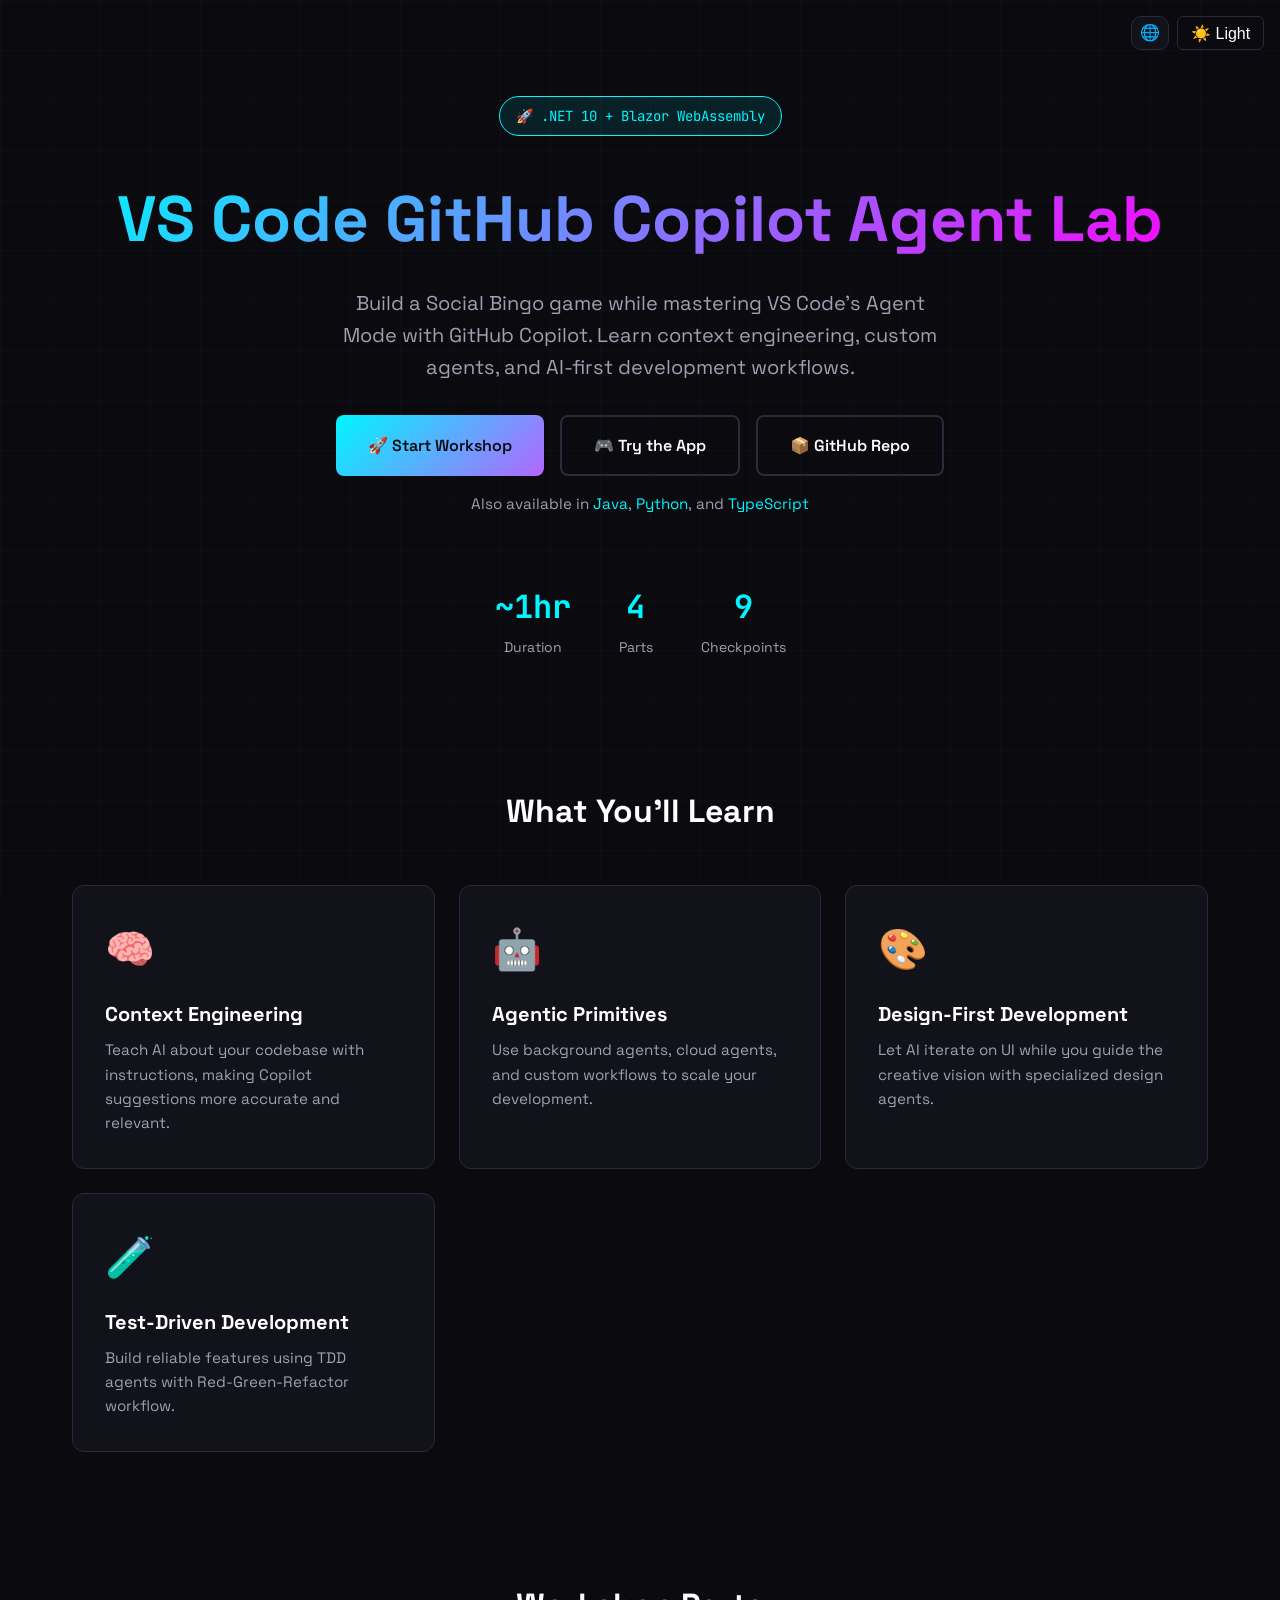
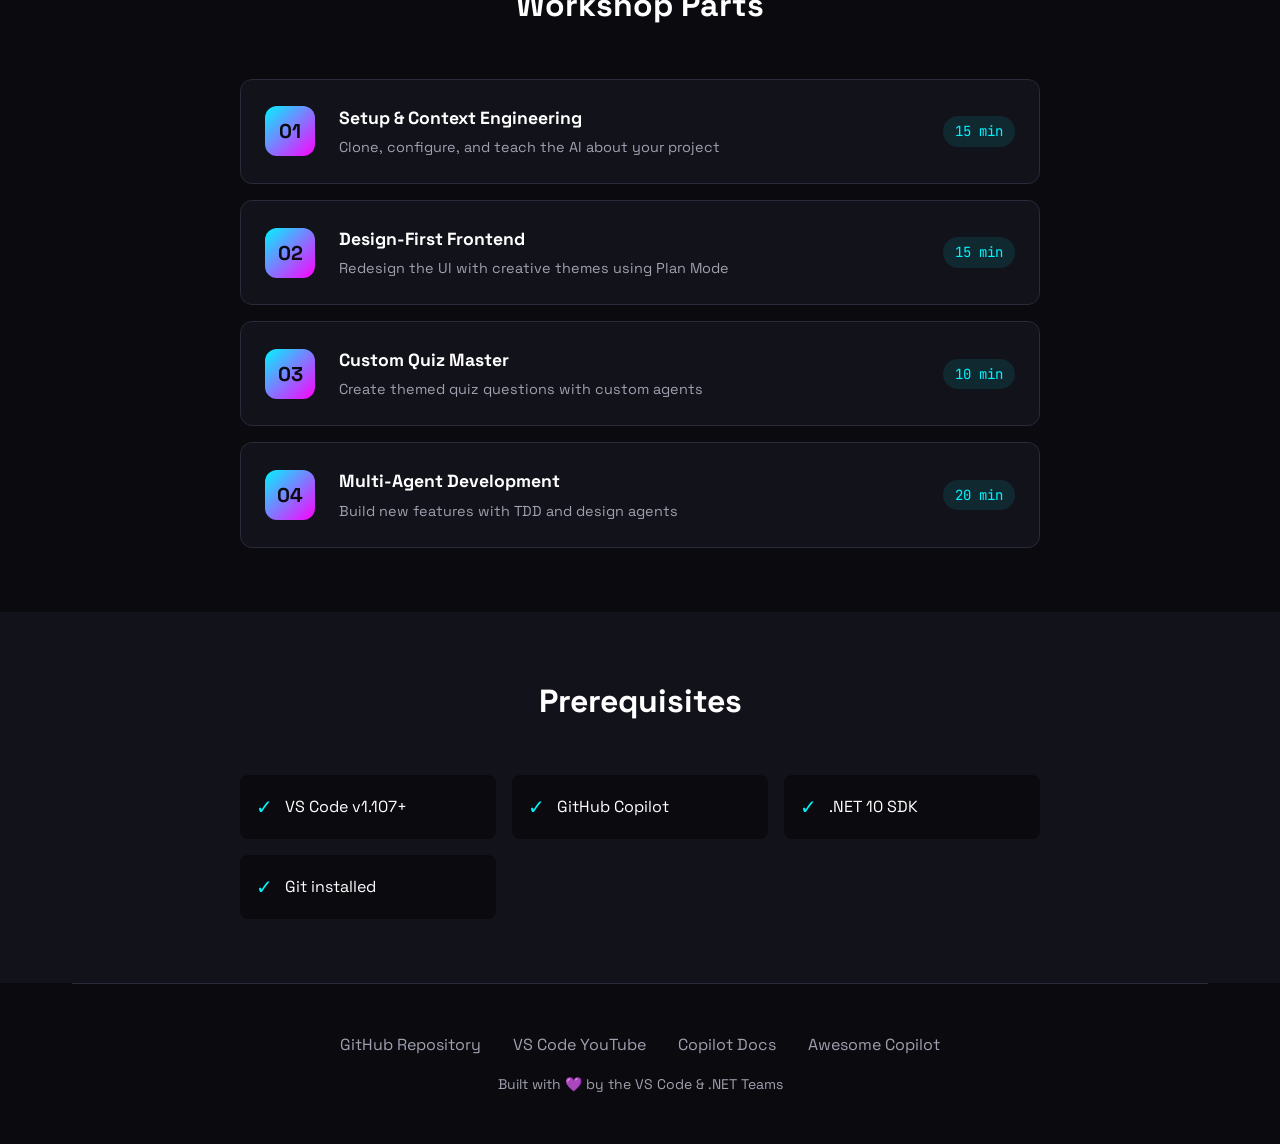
<file: docs/index.html>
<!DOCTYPE html>
<html lang="en">

<head>
    <!-- Google tag (gtag.js) -->
    <script async src="https://www.googletagmanager.com/gtag/js?id=G-LSC44NDPLQ"></script>
    <script>
        window.dataLayer = window.dataLayer || [];
        function gtag() { dataLayer.push(arguments); }
        gtag('js', new Date());
        gtag('config', 'G-LSC44NDPLQ');
    </script>
    <meta charset="UTF-8">
    <meta name="viewport" content="width=device-width, initial-scale=1.0">
    <title>VS Code GitHub Copilot Agent Lab | .NET Edition</title>
    <link rel="preconnect" href="https://fonts.googleapis.com">
    <link rel="preconnect" href="https://fonts.gstatic.com" crossorigin>
    <link
        href="https://fonts.googleapis.com/css2?family=JetBrains+Mono:wght@400;700&family=Space+Grotesk:wght@400;500;700&display=swap"
        rel="stylesheet">
    <link rel="alternate" hreflang="en" href="https://copilot-dev-days.github.io/agent-lab-dotnet/">
    <link rel="alternate" hreflang="pt-BR" href="https://copilot-dev-days.github.io/agent-lab-dotnet/pt_BR/">
    <link rel="alternate" hreflang="es" href="https://copilot-dev-days.github.io/agent-lab-dotnet/es/">
    <link rel="alternate" hreflang="x-default" href="https://copilot-dev-days.github.io/agent-lab-dotnet/">
    <link rel="stylesheet" href="styles.css">
    <link rel="stylesheet" href="light-theme.css">
    <script src="theme-toggle.js"></script>
</head>

<body>
    <div style="position:fixed;top:1rem;right:1rem;z-index:1000;display:flex;gap:0.5rem;align-items:center;">
        <div class="locale-picker" id="localePicker">
            <button type="button" class="locale-toggle" aria-haspopup="listbox" aria-expanded="false"
                aria-label="Select language">🌐</button>
            <ul role="listbox" aria-label="Language">
                <li role="option" data-locale="en" aria-selected="true" class="active">🇬🇧 English</li>
                <li role="option" data-locale="es" aria-selected="false">🇪🇸 Español</li>
                <li role="option" data-locale="pt-BR" aria-selected="false">🇧🇷 Português (Brasil)</li>
            </ul>
        </div>
        <button class="theme-toggle" onclick="toggleTheme()">☀️ Light</button>
    </div>
    <div class="container">
        <!-- Hero -->
        <section class="hero">
            <span class="hero-badge">🚀 .NET 10 + Blazor WebAssembly</span>
            <h1>VS Code GitHub Copilot Agent Lab</h1>
            <p class="hero-subtitle">
                Build a Social Bingo game while mastering VS Code's Agent Mode with GitHub Copilot.
                Learn context engineering, custom agents, and AI-first development workflows.
            </p>
            <div class="hero-cta">
                <a href="step.html?step=00-overview" class="btn btn-primary">
                    🚀 Start Workshop
                </a>
                <a href="https://won-keuncho.github.io/my-soc-ops-csharp/app/" class="btn btn-secondary">
                    🎮 Try the App
                </a>
                <a href="https://github.com/copilot-dev-days/agent-lab-dotnet" class="btn btn-secondary">
                    📦 GitHub Repo
                </a>
            </div>
            <p class="hero-also">Also available in <a
                    href="https://copilot-dev-days.github.io/agent-lab-java/">Java</a>, <a
                    href="https://copilot-dev-days.github.io/agent-lab-python/">Python</a>, and <a
                    href="https://copilot-dev-days.github.io/agent-lab-typescript/">TypeScript</a></p>
            <div class="stats">
                <div class="stat">
                    <div class="stat-value">~1hr</div>
                    <div class="stat-label">Duration</div>
                </div>
                <div class="stat">
                    <div class="stat-value">4</div>
                    <div class="stat-label">Parts</div>
                </div>
                <div class="stat">
                    <div class="stat-value">9</div>
                    <div class="stat-label">Checkpoints</div>
                </div>
            </div>
        </section>

        <!-- Features -->
        <section class="features">
            <h2 class="section-title">What You'll Learn</h2>
            <div class="features-grid">
                <div class="feature-card">
                    <div class="feature-icon">🧠</div>
                    <h3>Context Engineering</h3>
                    <p>Teach AI about your codebase with instructions, making Copilot suggestions more accurate and
                        relevant.</p>
                </div>
                <div class="feature-card">
                    <div class="feature-icon">🤖</div>
                    <h3>Agentic Primitives</h3>
                    <p>Use background agents, cloud agents, and custom workflows to scale your development.</p>
                </div>
                <div class="feature-card">
                    <div class="feature-icon">🎨</div>
                    <h3>Design-First Development</h3>
                    <p>Let AI iterate on UI while you guide the creative vision with specialized design agents.</p>
                </div>
                <div class="feature-card">
                    <div class="feature-icon">🧪</div>
                    <h3>Test-Driven Development</h3>
                    <p>Build reliable features using TDD agents with Red-Green-Refactor workflow.</p>
                </div>
            </div>
        </section>

        <!-- Workshop Parts -->
        <section class="workshop">
            <h2 class="section-title">Workshop Parts</h2>
            <div class="parts-list">
                <a href="step.html?step=01-setup" class="part-card">
                    <div class="part-number">01</div>
                    <div class="part-content">
                        <h3>Setup & Context Engineering</h3>
                        <p>Clone, configure, and teach the AI about your project</p>
                    </div>
                    <span class="part-time">15 min</span>
                </a>
                <a href="step.html?step=02-design" class="part-card">
                    <div class="part-number">02</div>
                    <div class="part-content">
                        <h3>Design-First Frontend</h3>
                        <p>Redesign the UI with creative themes using Plan Mode</p>
                    </div>
                    <span class="part-time">15 min</span>
                </a>
                <a href="step.html?step=03-quiz-master" class="part-card">
                    <div class="part-number">03</div>
                    <div class="part-content">
                        <h3>Custom Quiz Master</h3>
                        <p>Create themed quiz questions with custom agents</p>
                    </div>
                    <span class="part-time">10 min</span>
                </a>
                <a href="step.html?step=04-multi-agent" class="part-card">
                    <div class="part-number">04</div>
                    <div class="part-content">
                        <h3>Multi-Agent Development</h3>
                        <p>Build new features with TDD and design agents</p>
                    </div>
                    <span class="part-time">20 min</span>
                </a>
            </div>
        </section>
    </div>

    <!-- Prerequisites -->
    <section class="prereqs">
        <div class="container">
            <h2 class="section-title">Prerequisites</h2>
            <div class="prereqs-grid">
                <div class="prereq-item">
                    <span class="prereq-check">✓</span>
                    <span>VS Code v1.107+</span>
                </div>
                <div class="prereq-item">
                    <span class="prereq-check">✓</span>
                    <span>GitHub Copilot</span>
                </div>
                <div class="prereq-item">
                    <span class="prereq-check">✓</span>
                    <span>.NET 10 SDK</span>
                </div>
                <div class="prereq-item">
                    <span class="prereq-check">✓</span>
                    <span>Git installed</span>
                </div>
            </div>
        </div>
    </section>

    <div class="container">
        <!-- Footer -->
        <footer>
            <div class="footer-links">
                <a href="https://github.com/copilot-dev-days/agent-lab-dotnet">GitHub Repository</a>
                <a href="https://www.youtube.com/code">VS Code YouTube</a>
                <a href="https://code.visualstudio.com/docs/copilot/overview">Copilot Docs</a>
                <a href="https://github.com/github/awesome-copilot">Awesome Copilot</a>
            </div>
            <p class="footer-credit">
                Built with 💜 by the VS Code & .NET Teams
            </p>
        </footer>
    </div>
    <script>
        (function () {
            var match = location.pathname.match(/\/(pt_BR|es)\//);
            var locale = match ? match[1] : 'en';
            var picker = document.getElementById('localePicker');
            if (!picker) return;
            var btn = picker.querySelector('.locale-toggle'), list = picker.querySelector('ul');
            list.querySelectorAll('li').forEach(function (li) {
                var l = li.dataset.locale === 'pt-BR' ? 'pt_BR' : li.dataset.locale;
                if (l === locale) { li.classList.add('active'); li.setAttribute('aria-selected', 'true'); }
                else { li.classList.remove('active'); li.setAttribute('aria-selected', 'false'); }
            });
            function open() { list.style.display = 'block'; btn.setAttribute('aria-expanded', 'true'); }
            function close() { list.style.display = 'none'; btn.setAttribute('aria-expanded', 'false'); }
            btn.addEventListener('click', function (e) { e.stopPropagation(); list.style.display === 'block' ? close() : open(); });
            document.addEventListener('click', close);
            document.addEventListener('keydown', function (e) { if (e.key === 'Escape') close(); });
            list.querySelectorAll('li').forEach(function (li) {
                li.addEventListener('click', function (e) {
                    e.stopPropagation();
                    var t = li.dataset.locale === 'pt-BR' ? 'pt_BR' : li.dataset.locale;
                    if (t === locale) { close(); return; }
                    var p = location.pathname;
                    if (locale !== 'en') p = p.replace(new RegExp('/' + locale + '/'), '/');;
                    if (t !== 'en') { var base = p.replace(/\/index\.html$/, '/'); if (!base.endsWith('/')) base += '/'; p = base + t + '/'; }
                    localStorage.setItem('preferred-locale', t);
                    window.location.href = p;
                });
            });
        })();
    </script>
</body>

</html>
</file>
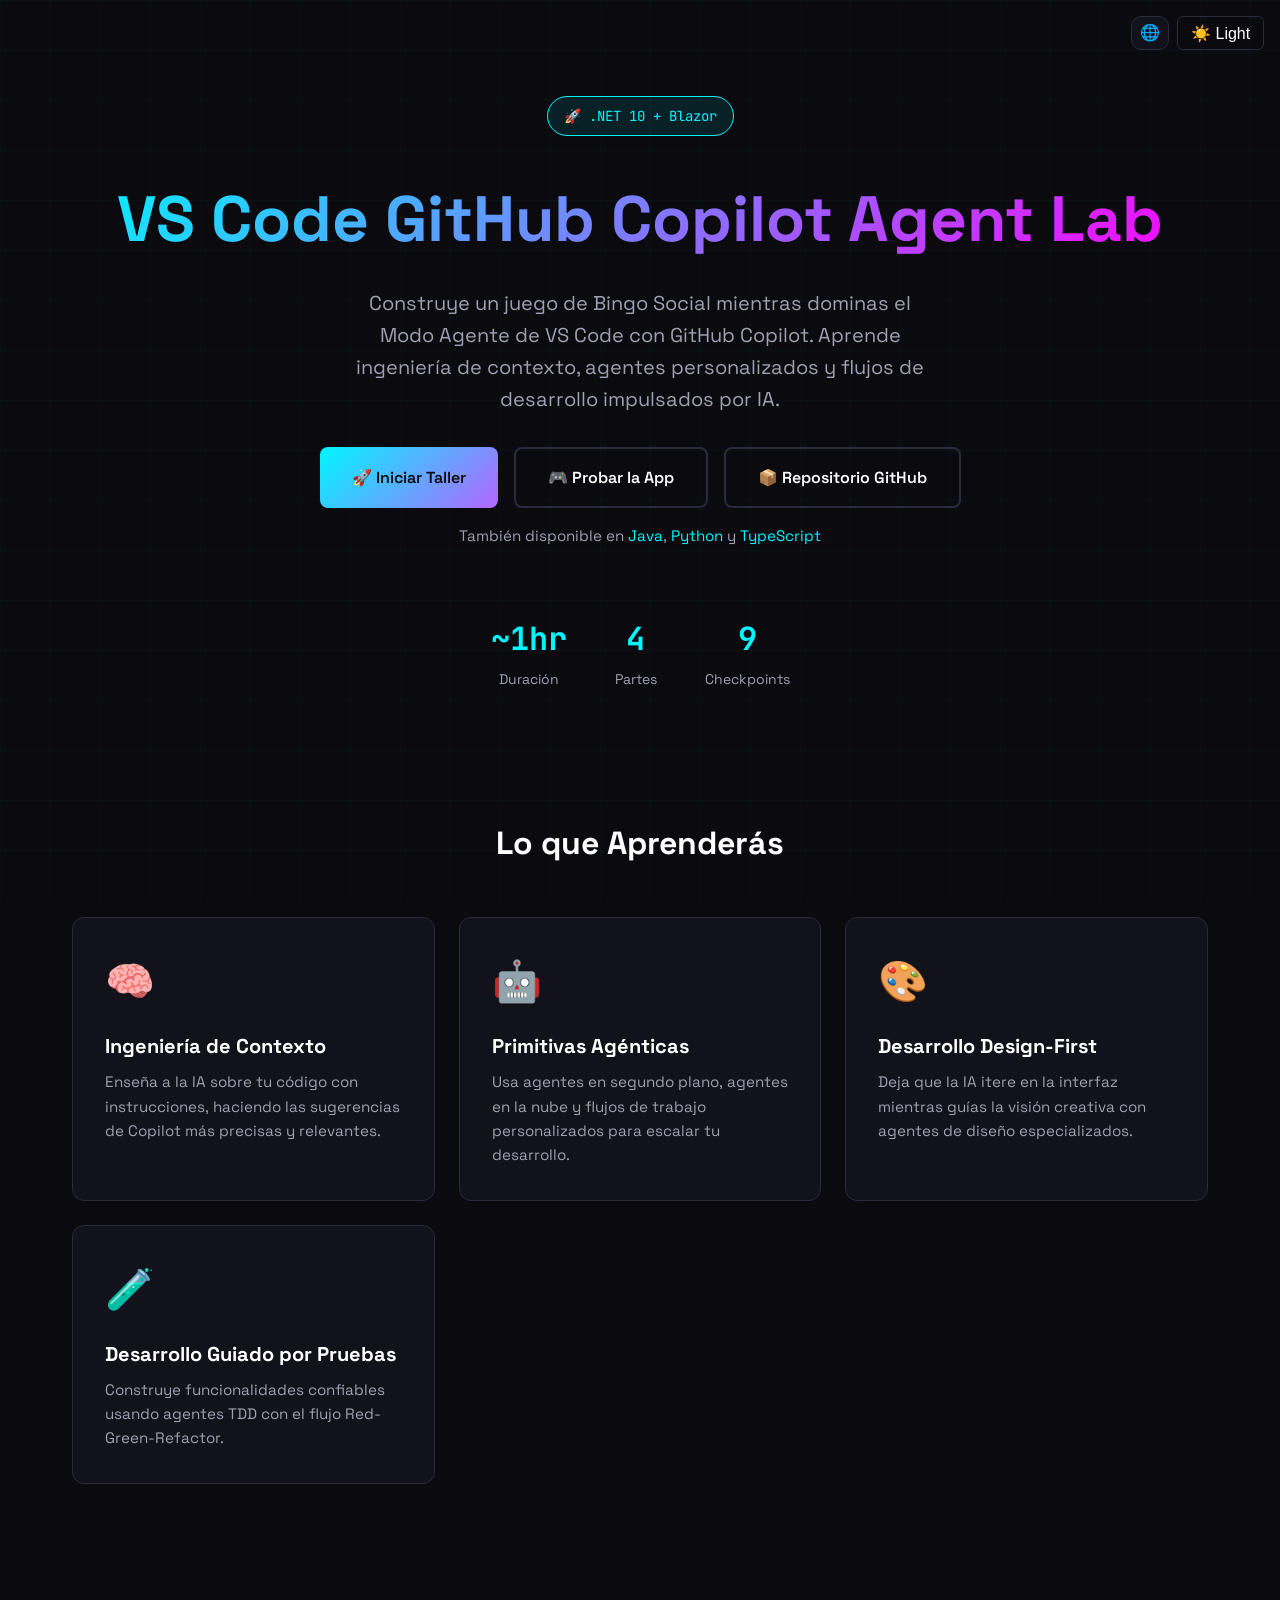
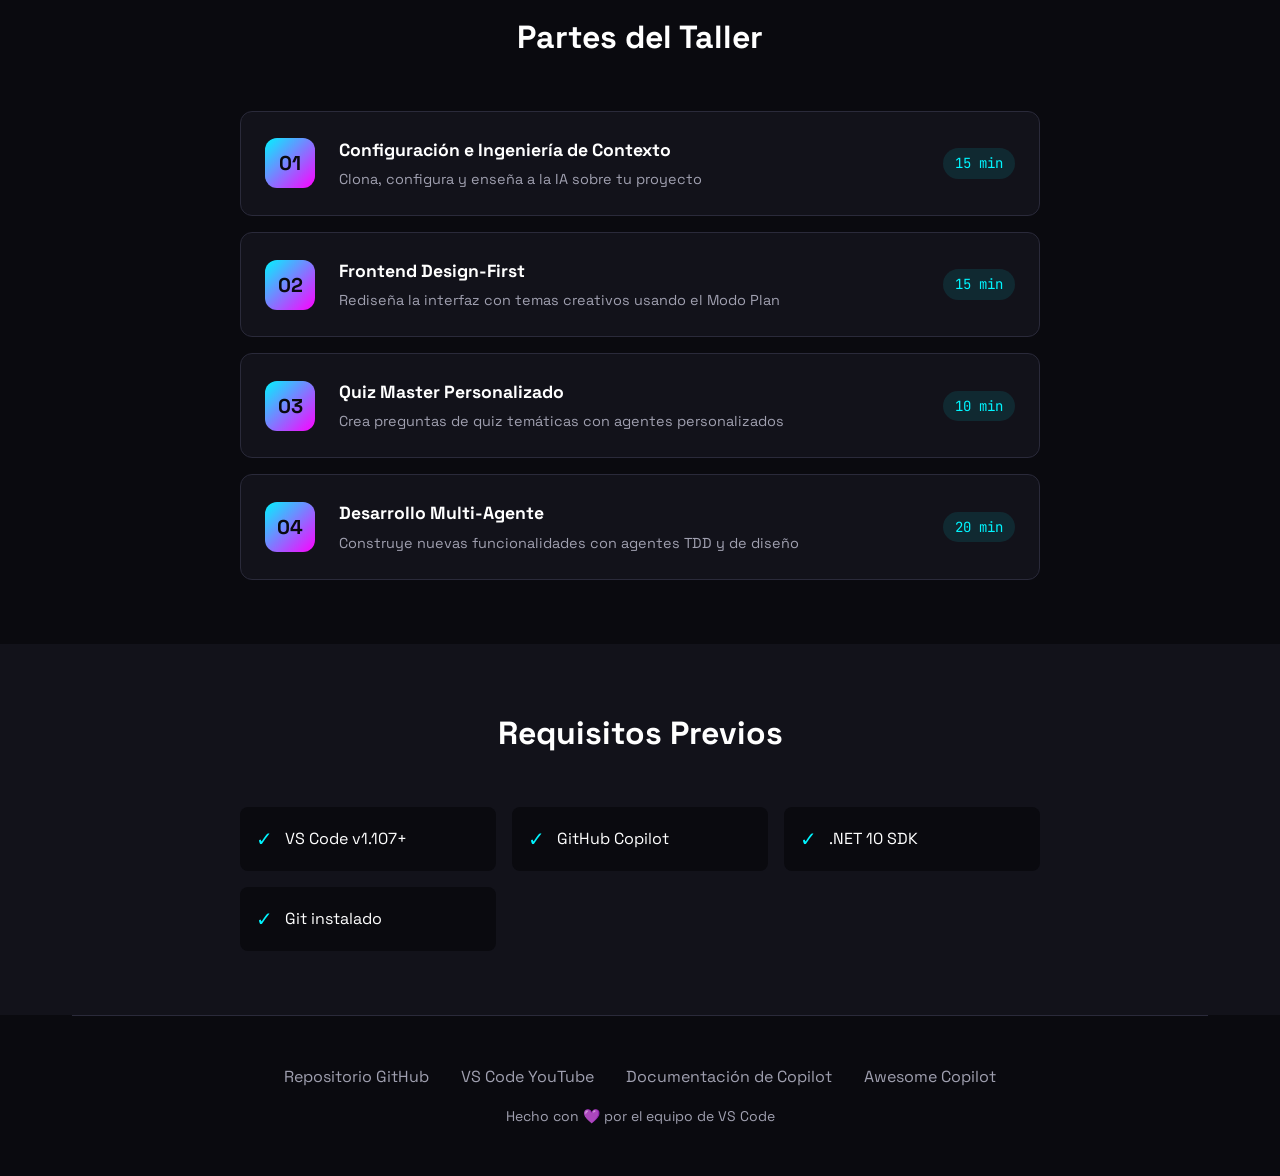
<file: docs/es/index.html>
<!DOCTYPE html>
<html lang="es">

<head>
    <!-- Google tag (gtag.js) -->
    <script async src="https://www.googletagmanager.com/gtag/js?id=G-LSC44NDPLQ"></script>
    <script>
        window.dataLayer = window.dataLayer || [];
        function gtag() { dataLayer.push(arguments); }
        gtag('js', new Date());
        gtag('config', 'G-LSC44NDPLQ');
    </script>
    <meta charset="UTF-8">
    <meta name="viewport" content="width=device-width, initial-scale=1.0">
    <title>VS Code GitHub Copilot Agent Lab | Edición .NET</title>
    <link rel="preconnect" href="https://fonts.googleapis.com">
    <link rel="preconnect" href="https://fonts.gstatic.com" crossorigin>
    <link
        href="https://fonts.googleapis.com/css2?family=JetBrains+Mono:wght@400;700&family=Space+Grotesk:wght@400;500;700&display=swap"
        rel="stylesheet">
    <link rel="alternate" hreflang="en" href="https://copilot-dev-days.github.io/agent-lab-dotnet/">
    <link rel="alternate" hreflang="pt-BR" href="https://copilot-dev-days.github.io/agent-lab-dotnet/pt_BR/">
    <link rel="alternate" hreflang="es" href="https://copilot-dev-days.github.io/agent-lab-dotnet/es/">
    <link rel="alternate" hreflang="x-default" href="https://copilot-dev-days.github.io/agent-lab-dotnet/">
    <link rel="stylesheet" href="../styles.css">
    <link rel="stylesheet" href="../light-theme.css">
    <script src="../theme-toggle.js"></script>
</head>

<body>
    <div style="position:fixed;top:1rem;right:1rem;z-index:1000;display:flex;gap:0.5rem;align-items:center;">
        <div class="locale-picker" id="localePicker">
            <button type="button" class="locale-toggle" aria-haspopup="listbox" aria-expanded="false"
                aria-label="Seleccionar idioma">🌐</button>
            <ul role="listbox" aria-label="Idioma">
                <li role="option" data-locale="en" aria-selected="false">🇬🇧 English</li>
                <li role="option" data-locale="es" aria-selected="true" class="active">🇪🇸 Español</li>
                <li role="option" data-locale="pt-BR" aria-selected="false">🇧🇷 Português (Brasil)</li>
            </ul>
        </div>
        <button class="theme-toggle" onclick="toggleTheme()">☀️ Claro</button>
    </div>
    <div class="container">
        <!-- Hero -->
        <section class="hero">
            <span class="hero-badge">🚀 .NET 10 + Blazor</span>
            <h1>VS Code GitHub Copilot Agent Lab</h1>
            <p class="hero-subtitle">
                Construye un juego de Bingo Social mientras dominas el Modo Agente de VS Code con GitHub Copilot.
                Aprende ingeniería de contexto, agentes personalizados y flujos de desarrollo impulsados por IA.
            </p>
            <div class="hero-cta">
                <a href="step.html?step=00-overview" class="btn btn-primary">
                    🚀 Iniciar Taller
                </a>
                <a href="https://won-keuncho.github.io/my-soc-ops-csharp/app/" class="btn btn-secondary">
                    🎮 Probar la App
                </a>
                <a href="https://github.com/copilot-dev-days/agent-lab-dotnet" class="btn btn-secondary">
                    📦 Repositorio GitHub
                </a>
            </div>
            <p class="hero-also">También disponible en <a
                    href="https://copilot-dev-days.github.io/agent-lab-java/">Java</a>, <a
                    href="https://copilot-dev-days.github.io/agent-lab-python/">Python</a> y <a
                    href="https://copilot-dev-days.github.io/agent-lab-typescript/">TypeScript</a></p>
            <div class="stats">
                <div class="stat">
                    <div class="stat-value">~1hr</div>
                    <div class="stat-label">Duración</div>
                </div>
                <div class="stat">
                    <div class="stat-value">4</div>
                    <div class="stat-label">Partes</div>
                </div>
                <div class="stat">
                    <div class="stat-value">9</div>
                    <div class="stat-label">Checkpoints</div>
                </div>
            </div>
        </section>

        <!-- Funcionalidades -->
        <section class="features">
            <h2 class="section-title">Lo que Aprenderás</h2>
            <div class="features-grid">
                <div class="feature-card">
                    <div class="feature-icon">🧠</div>
                    <h3>Ingeniería de Contexto</h3>
                    <p>Enseña a la IA sobre tu código con instrucciones, haciendo las sugerencias de Copilot más
                        precisas y relevantes.</p>
                </div>
                <div class="feature-card">
                    <div class="feature-icon">🤖</div>
                    <h3>Primitivas Agénticas</h3>
                    <p>Usa agentes en segundo plano, agentes en la nube y flujos de trabajo personalizados para escalar
                        tu desarrollo.</p>
                </div>
                <div class="feature-card">
                    <div class="feature-icon">🎨</div>
                    <h3>Desarrollo Design-First</h3>
                    <p>Deja que la IA itere en la interfaz mientras guías la visión creativa con agentes de diseño
                        especializados.</p>
                </div>
                <div class="feature-card">
                    <div class="feature-icon">🧪</div>
                    <h3>Desarrollo Guiado por Pruebas</h3>
                    <p>Construye funcionalidades confiables usando agentes TDD con el flujo Red-Green-Refactor.</p>
                </div>
            </div>
        </section>

        <!-- Partes del Taller -->
        <section class="workshop">
            <h2 class="section-title">Partes del Taller</h2>
            <div class="parts-list">
                <a href="step.html?step=01-setup" class="part-card">
                    <div class="part-number">01</div>
                    <div class="part-content">
                        <h3>Configuración e Ingeniería de Contexto</h3>
                        <p>Clona, configura y enseña a la IA sobre tu proyecto</p>
                    </div>
                    <span class="part-time">15 min</span>
                </a>
                <a href="step.html?step=02-design" class="part-card">
                    <div class="part-number">02</div>
                    <div class="part-content">
                        <h3>Frontend Design-First</h3>
                        <p>Rediseña la interfaz con temas creativos usando el Modo Plan</p>
                    </div>
                    <span class="part-time">15 min</span>
                </a>
                <a href="step.html?step=03-quiz-master" class="part-card">
                    <div class="part-number">03</div>
                    <div class="part-content">
                        <h3>Quiz Master Personalizado</h3>
                        <p>Crea preguntas de quiz temáticas con agentes personalizados</p>
                    </div>
                    <span class="part-time">10 min</span>
                </a>
                <a href="step.html?step=04-multi-agent" class="part-card">
                    <div class="part-number">04</div>
                    <div class="part-content">
                        <h3>Desarrollo Multi-Agente</h3>
                        <p>Construye nuevas funcionalidades con agentes TDD y de diseño</p>
                    </div>
                    <span class="part-time">20 min</span>
                </a>
            </div>
        </section>
    </div>

    <!-- Requisitos Previos -->
    <section class="prereqs">
        <div class="container">
            <h2 class="section-title">Requisitos Previos</h2>
            <div class="prereqs-grid">
                <div class="prereq-item">
                    <span class="prereq-check">✓</span>
                    <span>VS Code v1.107+</span>
                </div>
                <div class="prereq-item">
                    <span class="prereq-check">✓</span>
                    <span>GitHub Copilot</span>
                </div>
                <div class="prereq-item">
                    <span class="prereq-check">✓</span>
                    <span>.NET 10 SDK</span>
                </div>
                <div class="prereq-item">
                    <span class="prereq-check">✓</span>
                    <span>Git instalado</span>
                </div>
            </div>
        </div>
    </section>

    <div class="container">
        <!-- Pie de Página -->
        <footer>
            <div class="footer-links">
                <a href="https://github.com/copilot-dev-days/agent-lab-dotnet">Repositorio GitHub</a>
                <a href="https://www.youtube.com/code">VS Code YouTube</a>
                <a href="https://code.visualstudio.com/docs/copilot/overview">Documentación de Copilot</a>
                <a href="https://github.com/github/awesome-copilot">Awesome Copilot</a>
            </div>
            <p class="footer-credit">
                Hecho con 💜 por el equipo de VS Code
            </p>
        </footer>
    </div>
    <script>
        (function () {
            var match = location.pathname.match(/\/(pt_BR|es)\//);
            var locale = match ? match[1] : 'en';
            var picker = document.getElementById('localePicker');
            if (!picker) return;
            var btn = picker.querySelector('.locale-toggle'), list = picker.querySelector('ul');
            list.querySelectorAll('li').forEach(function (li) {
                var l = li.dataset.locale === 'pt-BR' ? 'pt_BR' : li.dataset.locale;
                if (l === locale) { li.classList.add('active'); li.setAttribute('aria-selected', 'true'); }
                else { li.classList.remove('active'); li.setAttribute('aria-selected', 'false'); }
            });
            function open() { list.style.display = 'block'; btn.setAttribute('aria-expanded', 'true'); }
            function close() { list.style.display = 'none'; btn.setAttribute('aria-expanded', 'false'); }
            btn.addEventListener('click', function (e) { e.stopPropagation(); list.style.display === 'block' ? close() : open(); });
            document.addEventListener('click', close);
            document.addEventListener('keydown', function (e) { if (e.key === 'Escape') close(); });
            list.querySelectorAll('li').forEach(function (li) {
                li.addEventListener('click', function (e) {
                    e.stopPropagation();
                    var t = li.dataset.locale === 'pt-BR' ? 'pt_BR' : li.dataset.locale;
                    if (t === locale) { close(); return; }
                    var p = location.pathname;
                    if (locale !== 'en') p = p.replace(new RegExp('/' + locale + '/'), '/');;
                    if (t !== 'en') { var base = p.replace(/\/index\.html$/, '/'); if (!base.endsWith('/')) base += '/'; p = base + t + '/'; }
                    localStorage.setItem('preferred-locale', t);
                    window.location.href = p;
                });
            });
        })();
    </script>
</body>

</html>
</file>
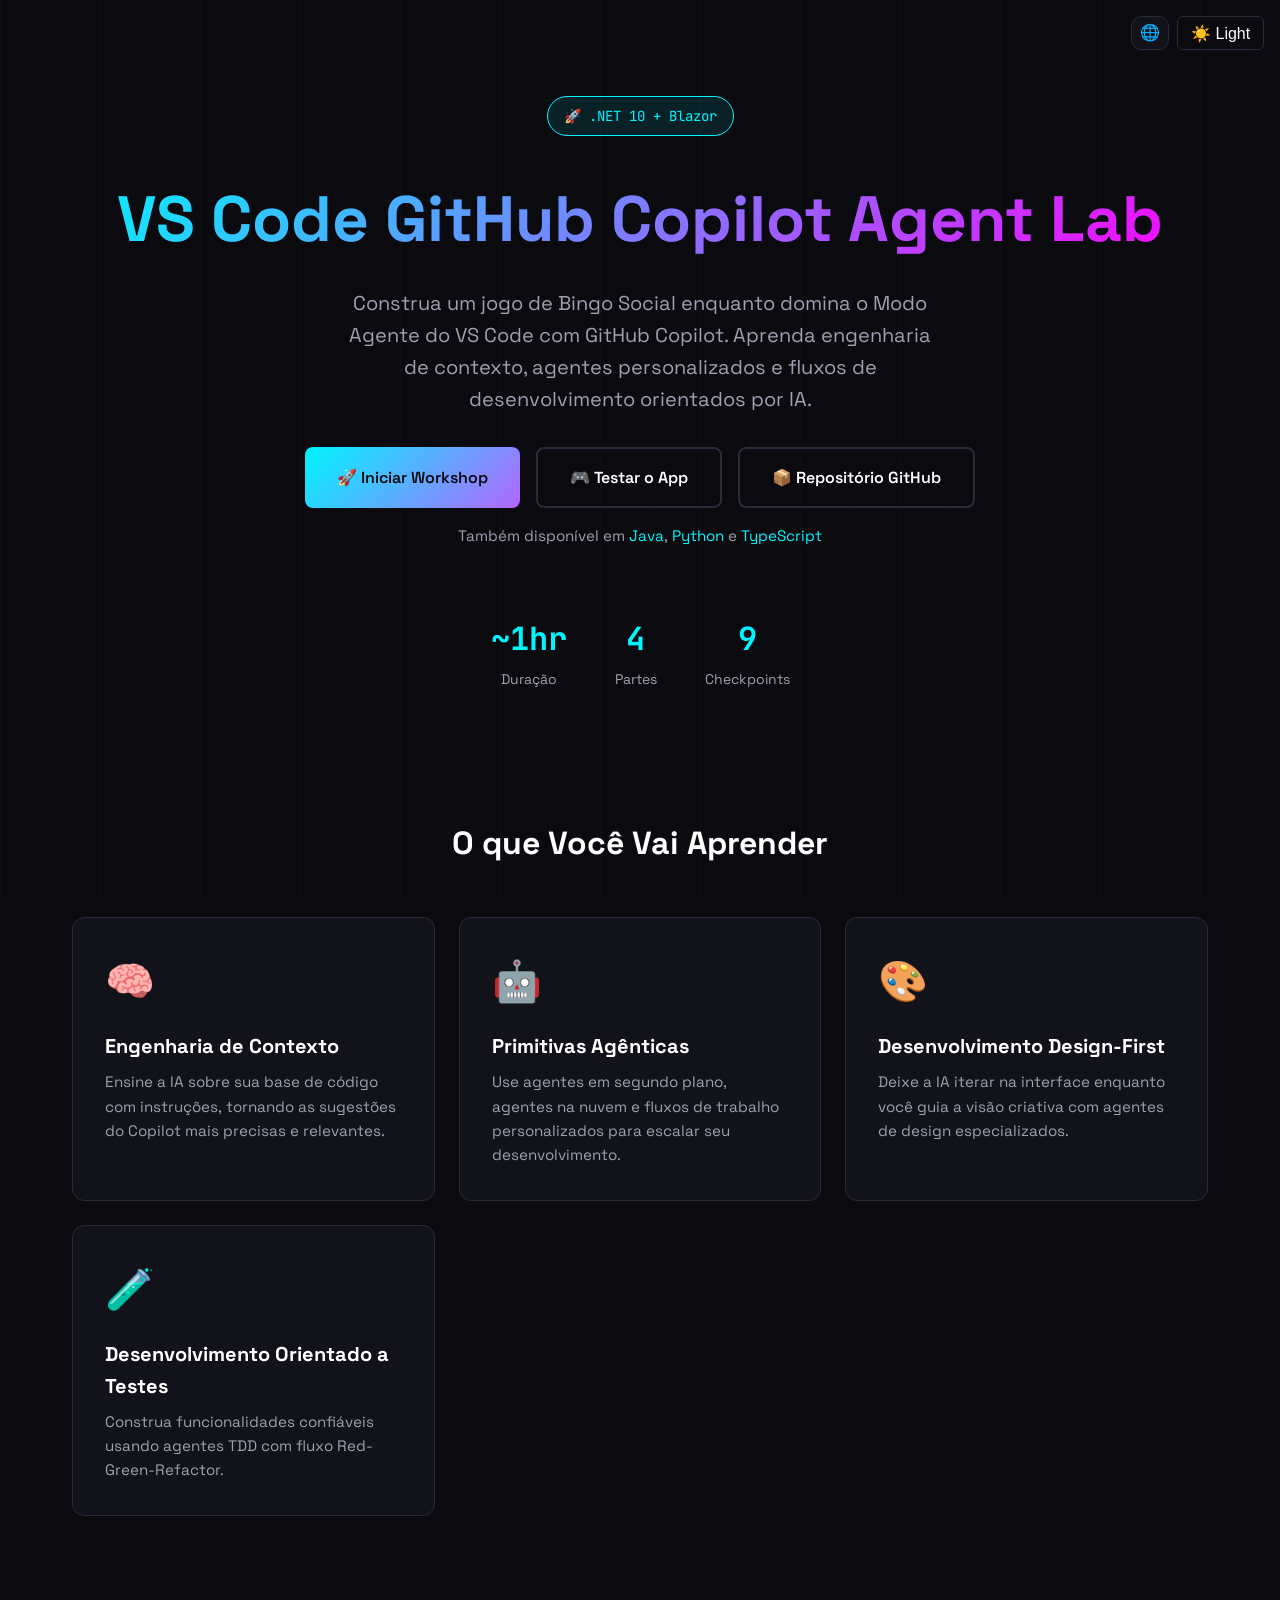
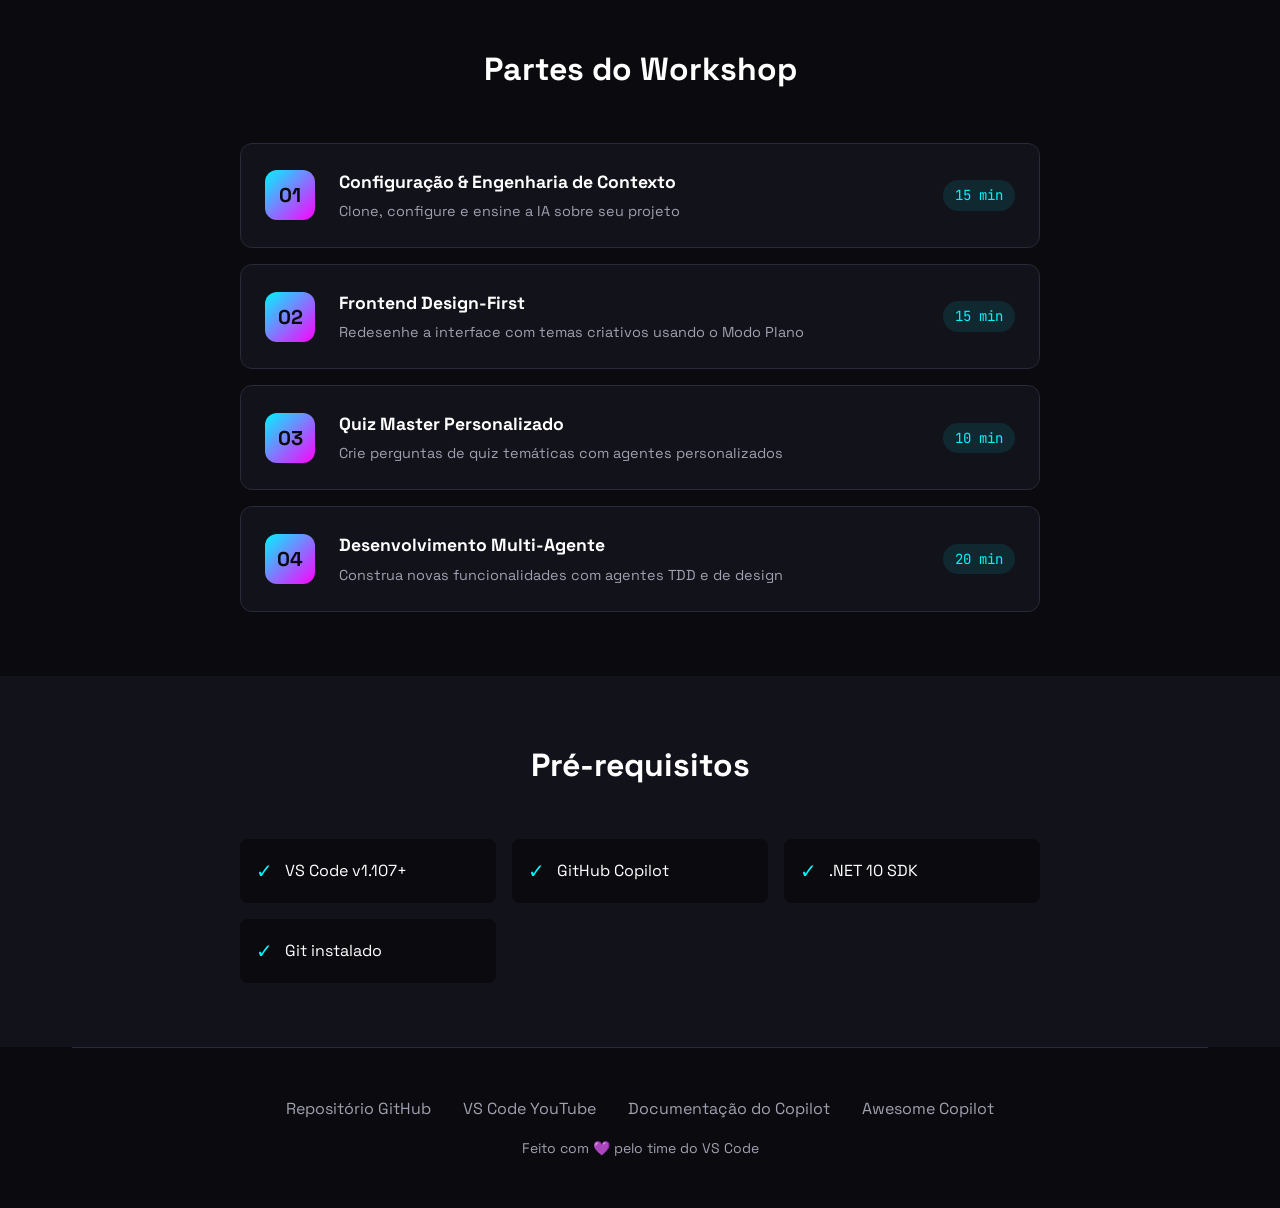
<file: docs/pt_BR/index.html>
<!DOCTYPE html>
<html lang="pt-BR">

<head>
    <!-- Google tag (gtag.js) -->
    <script async src="https://www.googletagmanager.com/gtag/js?id=G-LSC44NDPLQ"></script>
    <script>
        window.dataLayer = window.dataLayer || [];
        function gtag() { dataLayer.push(arguments); }
        gtag('js', new Date());
        gtag('config', 'G-LSC44NDPLQ');
    </script>
    <meta charset="UTF-8">
    <meta name="viewport" content="width=device-width, initial-scale=1.0">
    <title>VS Code GitHub Copilot Agent Lab | Edição .NET</title>
    <link rel="preconnect" href="https://fonts.googleapis.com">
    <link rel="preconnect" href="https://fonts.gstatic.com" crossorigin>
    <link
        href="https://fonts.googleapis.com/css2?family=JetBrains+Mono:wght@400;700&family=Space+Grotesk:wght@400;500;700&display=swap"
        rel="stylesheet">
    <link rel="alternate" hreflang="en" href="https://copilot-dev-days.github.io/agent-lab-dotnet/">
    <link rel="alternate" hreflang="pt-BR" href="https://copilot-dev-days.github.io/agent-lab-dotnet/pt_BR/">
    <link rel="alternate" hreflang="es" href="https://copilot-dev-days.github.io/agent-lab-dotnet/es/">
    <link rel="alternate" hreflang="x-default" href="https://copilot-dev-days.github.io/agent-lab-dotnet/">
    <link rel="stylesheet" href="../styles.css">
    <link rel="stylesheet" href="../light-theme.css">
    <script src="../theme-toggle.js"></script>
</head>

<body>
    <div style="position:fixed;top:1rem;right:1rem;z-index:1000;display:flex;gap:0.5rem;align-items:center;">
        <div class="locale-picker" id="localePicker">
            <button type="button" class="locale-toggle" aria-haspopup="listbox" aria-expanded="false"
                aria-label="Selecionar idioma">🌐</button>
            <ul role="listbox" aria-label="Idioma">
                <li role="option" data-locale="en" aria-selected="false">🇬🇧 English</li>
                <li role="option" data-locale="es" aria-selected="false">🇪🇸 Español</li>
                <li role="option" data-locale="pt-BR" aria-selected="true" class="active">🇧🇷 Português (Brasil)</li>
            </ul>
        </div>
        <button class="theme-toggle" onclick="toggleTheme()">☀️ Claro</button>
    </div>
    <div class="container">
        <!-- Hero -->
        <section class="hero">
            <span class="hero-badge">🚀 .NET 10 + Blazor</span>
            <h1>VS Code GitHub Copilot Agent Lab</h1>
            <p class="hero-subtitle">
                Construa um jogo de Bingo Social enquanto domina o Modo Agente do VS Code com GitHub Copilot.
                Aprenda engenharia de contexto, agentes personalizados e fluxos de desenvolvimento orientados por IA.
            </p>
            <div class="hero-cta">
                <a href="step.html?step=00-overview" class="btn btn-primary">
                    🚀 Iniciar Workshop
                </a>
                <a href="https://won-keuncho.github.io/my-soc-ops-csharp/app/" class="btn btn-secondary">
                    🎮 Testar o App
                </a>
                <a href="https://github.com/copilot-dev-days/agent-lab-dotnet" class="btn btn-secondary">
                    📦 Repositório GitHub
                </a>
            </div>
            <p class="hero-also">Também disponível em <a
                    href="https://copilot-dev-days.github.io/agent-lab-java/">Java</a>, <a
                    href="https://copilot-dev-days.github.io/agent-lab-python/">Python</a> e <a
                    href="https://copilot-dev-days.github.io/agent-lab-typescript/">TypeScript</a></p>
            <div class="stats">
                <div class="stat">
                    <div class="stat-value">~1hr</div>
                    <div class="stat-label">Duração</div>
                </div>
                <div class="stat">
                    <div class="stat-value">4</div>
                    <div class="stat-label">Partes</div>
                </div>
                <div class="stat">
                    <div class="stat-value">9</div>
                    <div class="stat-label">Checkpoints</div>
                </div>
            </div>
        </section>

        <!-- Funcionalidades -->
        <section class="features">
            <h2 class="section-title">O que Você Vai Aprender</h2>
            <div class="features-grid">
                <div class="feature-card">
                    <div class="feature-icon">🧠</div>
                    <h3>Engenharia de Contexto</h3>
                    <p>Ensine a IA sobre sua base de código com instruções, tornando as sugestões do Copilot mais
                        precisas e relevantes.</p>
                </div>
                <div class="feature-card">
                    <div class="feature-icon">🤖</div>
                    <h3>Primitivas Agênticas</h3>
                    <p>Use agentes em segundo plano, agentes na nuvem e fluxos de trabalho personalizados para escalar
                        seu desenvolvimento.</p>
                </div>
                <div class="feature-card">
                    <div class="feature-icon">🎨</div>
                    <h3>Desenvolvimento Design-First</h3>
                    <p>Deixe a IA iterar na interface enquanto você guia a visão criativa com agentes de design
                        especializados.</p>
                </div>
                <div class="feature-card">
                    <div class="feature-icon">🧪</div>
                    <h3>Desenvolvimento Orientado a Testes</h3>
                    <p>Construa funcionalidades confiáveis usando agentes TDD com fluxo Red-Green-Refactor.</p>
                </div>
            </div>
        </section>

        <!-- Partes do Workshop -->
        <section class="workshop">
            <h2 class="section-title">Partes do Workshop</h2>
            <div class="parts-list">
                <a href="step.html?step=01-setup" class="part-card">
                    <div class="part-number">01</div>
                    <div class="part-content">
                        <h3>Configuração & Engenharia de Contexto</h3>
                        <p>Clone, configure e ensine a IA sobre seu projeto</p>
                    </div>
                    <span class="part-time">15 min</span>
                </a>
                <a href="step.html?step=02-design" class="part-card">
                    <div class="part-number">02</div>
                    <div class="part-content">
                        <h3>Frontend Design-First</h3>
                        <p>Redesenhe a interface com temas criativos usando o Modo Plano</p>
                    </div>
                    <span class="part-time">15 min</span>
                </a>
                <a href="step.html?step=03-quiz-master" class="part-card">
                    <div class="part-number">03</div>
                    <div class="part-content">
                        <h3>Quiz Master Personalizado</h3>
                        <p>Crie perguntas de quiz temáticas com agentes personalizados</p>
                    </div>
                    <span class="part-time">10 min</span>
                </a>
                <a href="step.html?step=04-multi-agent" class="part-card">
                    <div class="part-number">04</div>
                    <div class="part-content">
                        <h3>Desenvolvimento Multi-Agente</h3>
                        <p>Construa novas funcionalidades com agentes TDD e de design</p>
                    </div>
                    <span class="part-time">20 min</span>
                </a>
            </div>
        </section>
    </div>

    <!-- Pré-requisitos -->
    <section class="prereqs">
        <div class="container">
            <h2 class="section-title">Pré-requisitos</h2>
            <div class="prereqs-grid">
                <div class="prereq-item">
                    <span class="prereq-check">✓</span>
                    <span>VS Code v1.107+</span>
                </div>
                <div class="prereq-item">
                    <span class="prereq-check">✓</span>
                    <span>GitHub Copilot</span>
                </div>
                <div class="prereq-item">
                    <span class="prereq-check">✓</span>
                    <span>.NET 10 SDK</span>
                </div>
                <div class="prereq-item">
                    <span class="prereq-check">✓</span>
                    <span>Git instalado</span>
                </div>
            </div>
        </div>
    </section>

    <div class="container">
        <!-- Rodapé -->
        <footer>
            <div class="footer-links">
                <a href="https://github.com/copilot-dev-days/agent-lab-dotnet">Repositório GitHub</a>
                <a href="https://www.youtube.com/code">VS Code YouTube</a>
                <a href="https://code.visualstudio.com/docs/copilot/overview">Documentação do Copilot</a>
                <a href="https://github.com/github/awesome-copilot">Awesome Copilot</a>
            </div>
            <p class="footer-credit">
                Feito com 💜 pelo time do VS Code
            </p>
        </footer>
    </div>
    <script>
        (function () {
            var match = location.pathname.match(/\/(pt_BR|es)\//);
            var locale = match ? match[1] : 'en';
            var picker = document.getElementById('localePicker');
            if (!picker) return;
            var btn = picker.querySelector('.locale-toggle'), list = picker.querySelector('ul');
            list.querySelectorAll('li').forEach(function (li) {
                var l = li.dataset.locale === 'pt-BR' ? 'pt_BR' : li.dataset.locale;
                if (l === locale) { li.classList.add('active'); li.setAttribute('aria-selected', 'true'); }
                else { li.classList.remove('active'); li.setAttribute('aria-selected', 'false'); }
            });
            function open() { list.style.display = 'block'; btn.setAttribute('aria-expanded', 'true'); }
            function close() { list.style.display = 'none'; btn.setAttribute('aria-expanded', 'false'); }
            btn.addEventListener('click', function (e) { e.stopPropagation(); list.style.display === 'block' ? close() : open(); });
            document.addEventListener('click', close);
            document.addEventListener('keydown', function (e) { if (e.key === 'Escape') close(); });
            list.querySelectorAll('li').forEach(function (li) {
                li.addEventListener('click', function (e) {
                    e.stopPropagation();
                    var t = li.dataset.locale === 'pt-BR' ? 'pt_BR' : li.dataset.locale;
                    if (t === locale) { close(); return; }
                    var p = location.pathname;
                    if (locale !== 'en') p = p.replace(new RegExp('/' + locale + '/'), '/');;
                    if (t !== 'en') { var base = p.replace(/\/index\.html$/, '/'); if (!base.endsWith('/')) base += '/'; p = base + t + '/'; }
                    localStorage.setItem('preferred-locale', t);
                    window.location.href = p;
                });
            });
        })();
    </script>
</body>

</html>
</file>
<file: docs/styles.css>
:root {
    --bg-dark: #0a0a0f;
    --bg-card: #12121a;
    --neon-cyan: #00f5ff;
    --neon-magenta: #ff00ff;
    --neon-purple: #b366ff;
    --text-primary: #ffffff;
    --text-secondary: #a0a0b0;
    --border-color: #2a2a3a;
}

* {
    margin: 0;
    padding: 0;
    box-sizing: border-box;
}

body {
    font-family: 'Space Grotesk', sans-serif;
    background: var(--bg-dark);
    color: var(--text-primary);
    line-height: 1.6;
    min-height: 100vh;
}

/* Animated grid background */
body::before {
    content: '';
    position: fixed;
    top: 0;
    left: 0;
    width: 100%;
    height: 100%;
    background: 
        linear-gradient(90deg, rgba(0,245,255,0.03) 1px, transparent 1px),
        linear-gradient(rgba(0,245,255,0.03) 1px, transparent 1px);
    background-size: 50px 50px;
    pointer-events: none;
    z-index: -1;
}

.container {
    max-width: 1200px;
    margin: 0 auto;
    padding: 0 2rem;
}

/* Hero Section */
.hero {
    padding: 6rem 0 4rem;
    text-align: center;
    position: relative;
}

.hero-badge {
    display: inline-block;
    padding: 0.5rem 1rem;
    background: rgba(0,245,255,0.1);
    border: 1px solid var(--neon-cyan);
    border-radius: 50px;
    font-size: 0.875rem;
    color: var(--neon-cyan);
    margin-bottom: 2rem;
    font-family: 'JetBrains Mono', monospace;
}

.hero h1 {
    font-size: clamp(2.5rem, 6vw, 4rem);
    font-weight: 700;
    margin-bottom: 1rem;
    background: linear-gradient(135deg, var(--neon-cyan), var(--neon-magenta));
    -webkit-background-clip: text;
    -webkit-text-fill-color: transparent;
    background-clip: text;
}

.hero-subtitle {
    font-size: 1.25rem;
    color: var(--text-secondary);
    max-width: 600px;
    margin: 0 auto 2rem;
}

.hero-cta {
    display: flex;
    gap: 1rem;
    justify-content: center;
    flex-wrap: wrap;
}

.btn {
    display: inline-flex;
    align-items: center;
    gap: 0.5rem;
    padding: 1rem 2rem;
    border-radius: 8px;
    font-weight: 600;
    text-decoration: none;
    transition: all 0.3s ease;
    font-size: 1rem;
}

.btn-primary {
    background: linear-gradient(135deg, var(--neon-cyan), var(--neon-purple));
    color: var(--bg-dark);
}

.btn-primary:hover {
    transform: translateY(-2px);
    box-shadow: 0 10px 40px rgba(0,245,255,0.3);
}

.btn-secondary {
    background: transparent;
    border: 2px solid var(--border-color);
    color: var(--text-primary);
}

.btn-secondary:hover {
    border-color: var(--neon-cyan);
    color: var(--neon-cyan);
}

/* Stats */
.stats {
    display: flex;
    justify-content: center;
    gap: 3rem;
    margin-top: 4rem;
    flex-wrap: wrap;
}

.stat {
    text-align: center;
}

.stat-value {
    font-size: 2rem;
    font-weight: 700;
    color: var(--neon-cyan);
    font-family: 'JetBrains Mono', monospace;
}

.stat-label {
    font-size: 0.875rem;
    color: var(--text-secondary);
    margin-top: 0.25rem;
}

/* Features Section */
.features {
    padding: 4rem 0;
}

.section-title {
    font-size: 2rem;
    text-align: center;
    margin-bottom: 3rem;
}

.features-grid {
    display: grid;
    grid-template-columns: repeat(auto-fit, minmax(280px, 1fr));
    gap: 1.5rem;
}

.feature-card {
    background: var(--bg-card);
    border: 1px solid var(--border-color);
    border-radius: 12px;
    padding: 2rem;
    transition: all 0.3s ease;
}

.feature-card:hover {
    border-color: var(--neon-cyan);
    transform: translateY(-4px);
}

.feature-icon {
    font-size: 2.5rem;
    margin-bottom: 1rem;
}

.feature-card h3 {
    font-size: 1.25rem;
    margin-bottom: 0.5rem;
}

.feature-card p {
    color: var(--text-secondary);
    font-size: 0.95rem;
}

/* Workshop Parts */
.workshop {
    padding: 4rem 0;
}

.parts-list {
    display: flex;
    flex-direction: column;
    gap: 1rem;
    max-width: 800px;
    margin: 0 auto;
}

.part-card {
    display: flex;
    align-items: center;
    gap: 1.5rem;
    background: var(--bg-card);
    border: 1px solid var(--border-color);
    border-radius: 12px;
    padding: 1.5rem;
    text-decoration: none;
    color: inherit;
    transition: all 0.3s ease;
}

.part-card:hover {
    border-color: var(--neon-magenta);
    background: rgba(255,0,255,0.05);
}

.part-number {
    width: 50px;
    height: 50px;
    display: flex;
    align-items: center;
    justify-content: center;
    background: linear-gradient(135deg, var(--neon-cyan), var(--neon-magenta));
    border-radius: 12px;
    font-weight: 700;
    font-size: 1.25rem;
    color: var(--bg-dark);
    flex-shrink: 0;
}

.part-content {
    flex: 1;
}

.part-content h3 {
    font-size: 1.1rem;
    margin-bottom: 0.25rem;
}

.part-content p {
    color: var(--text-secondary);
    font-size: 0.9rem;
}

.part-time {
    font-family: 'JetBrains Mono', monospace;
    font-size: 0.875rem;
    color: var(--neon-cyan);
    padding: 0.25rem 0.75rem;
    background: rgba(0,245,255,0.1);
    border-radius: 50px;
}

/* Prerequisites */
.prereqs {
    padding: 4rem 0;
    background: var(--bg-card);
}

.prereqs-grid {
    display: grid;
    grid-template-columns: repeat(auto-fit, minmax(200px, 1fr));
    gap: 1rem;
    max-width: 800px;
    margin: 0 auto;
}

.prereq-item {
    display: flex;
    align-items: center;
    gap: 0.75rem;
    padding: 1rem;
    background: var(--bg-dark);
    border-radius: 8px;
}

.prereq-check {
    color: var(--neon-cyan);
    font-size: 1.25rem;
}

/* Footer */
footer {
    padding: 3rem 0;
    text-align: center;
    border-top: 1px solid var(--border-color);
}

.footer-links {
    display: flex;
    justify-content: center;
    gap: 2rem;
    margin-bottom: 1rem;
    flex-wrap: wrap;
}

.footer-links a {
    color: var(--text-secondary);
    text-decoration: none;
    transition: color 0.3s ease;
}

.footer-links a:hover {
    color: var(--neon-cyan);
}

.footer-credit {
    color: var(--text-secondary);
    font-size: 0.875rem;
}

/* Responsive */
@media (max-width: 768px) {
    .hero {
        padding: 4rem 0 3rem;
    }

    .stats {
        gap: 2rem;
    }

    .part-card {
        flex-direction: column;
        text-align: center;
    }

    .part-time {
        margin-top: 0.5rem;
    }
}

.hero-also {
    margin-top: 1rem;
    font-size: 0.95rem;
    color: var(--text-secondary);
}

.hero-also a {
    color: var(--neon-cyan);
    text-decoration: none;
    transition: color 0.3s ease;
}

.hero-also a:hover {
    color: var(--neon-magenta);
    text-decoration: underline;
}

/* --- Locale Picker --- */
.locale-picker { position: relative; display: inline-flex; }
.locale-toggle { display: flex; align-items: center; justify-content: center; padding: 8px; border-radius: 10px; border: 1px solid var(--border-color); background: var(--bg-card); color: var(--text-secondary); font-size: 1rem; line-height: 1; transition: all 0.2s; cursor: pointer; }
.locale-toggle:hover { background: var(--neon-cyan); color: #fff; border-color: var(--neon-cyan); }
.locale-picker ul { display: none; position: absolute; top: 100%; right: 0; margin: 4px 0 0; padding: 4px 0; list-style: none; background: var(--bg-card); border: 1px solid var(--border-color); border-radius: 10px; box-shadow: 0 4px 12px rgba(0,0,0,0.15); z-index: 100; min-width: 180px; }
.locale-picker li { padding: 8px 16px; cursor: pointer; font-size: 0.9rem; color: var(--text-primary); white-space: nowrap; transition: background 0.15s; }
.locale-picker li:hover { background: var(--neon-cyan); color: #fff; }
.locale-picker li.active { font-weight: 600; color: var(--neon-cyan); }
.locale-picker li.active:hover { color: #fff; }
</file>
<file: docs/light-theme.css>
html[data-theme="light"] {
    --bg-dark: #f5f5f7;
    --bg-card: #ffffff;
    --bg-code: #f0f0f5;
    --neon-cyan: #0077b6;
    --neon-magenta: #c2185b;
    --neon-purple: #7b1fa2;
    --text-primary: #1a1a2e;
    --text-secondary: #555570;
    --border-color: #d0d0dd;
    --success-green: #2e7d32;
    --warning-yellow: #f9a825;
}

html[data-theme="light"] body::before {
    background: linear-gradient(90deg, rgba(0,119,182,0.05) 1px, transparent 1px),
                linear-gradient(rgba(0,119,182,0.05) 1px, transparent 1px);
}

html[data-theme="light"] .hero::before {
    background: radial-gradient(ellipse at 50% 0%, rgba(0,119,182,0.15), transparent 70%);
}

html[data-theme="light"] .header {
    background: rgba(245,245,247,0.95);
}

html[data-theme="light"] code,
html[data-theme="light"] pre {
    background: var(--bg-code);
    color: #1a1a2e;
}

html[data-theme="light"] .btn-secondary {
    border-color: var(--border-color);
    color: var(--text-primary);
}

html[data-theme="light"] .btn-secondary:hover {
    background: rgba(0,119,182,0.1);
    border-color: var(--neon-cyan);
}

html[data-theme="light"] .card {
    box-shadow: 0 2px 8px rgba(0,0,0,0.08);
}

.theme-toggle {
    background: none;
    border: 1px solid var(--border-color);
    color: var(--text-primary);
    cursor: pointer;
    padding: 0.4rem 0.8rem;
    border-radius: 6px;
    font-size: 1rem;
    transition: all 0.3s ease;
    display: inline-flex;
    align-items: center;
    gap: 0.4rem;
}

.theme-toggle:hover {
    border-color: var(--neon-cyan);
    color: var(--neon-cyan);
}
</file>
